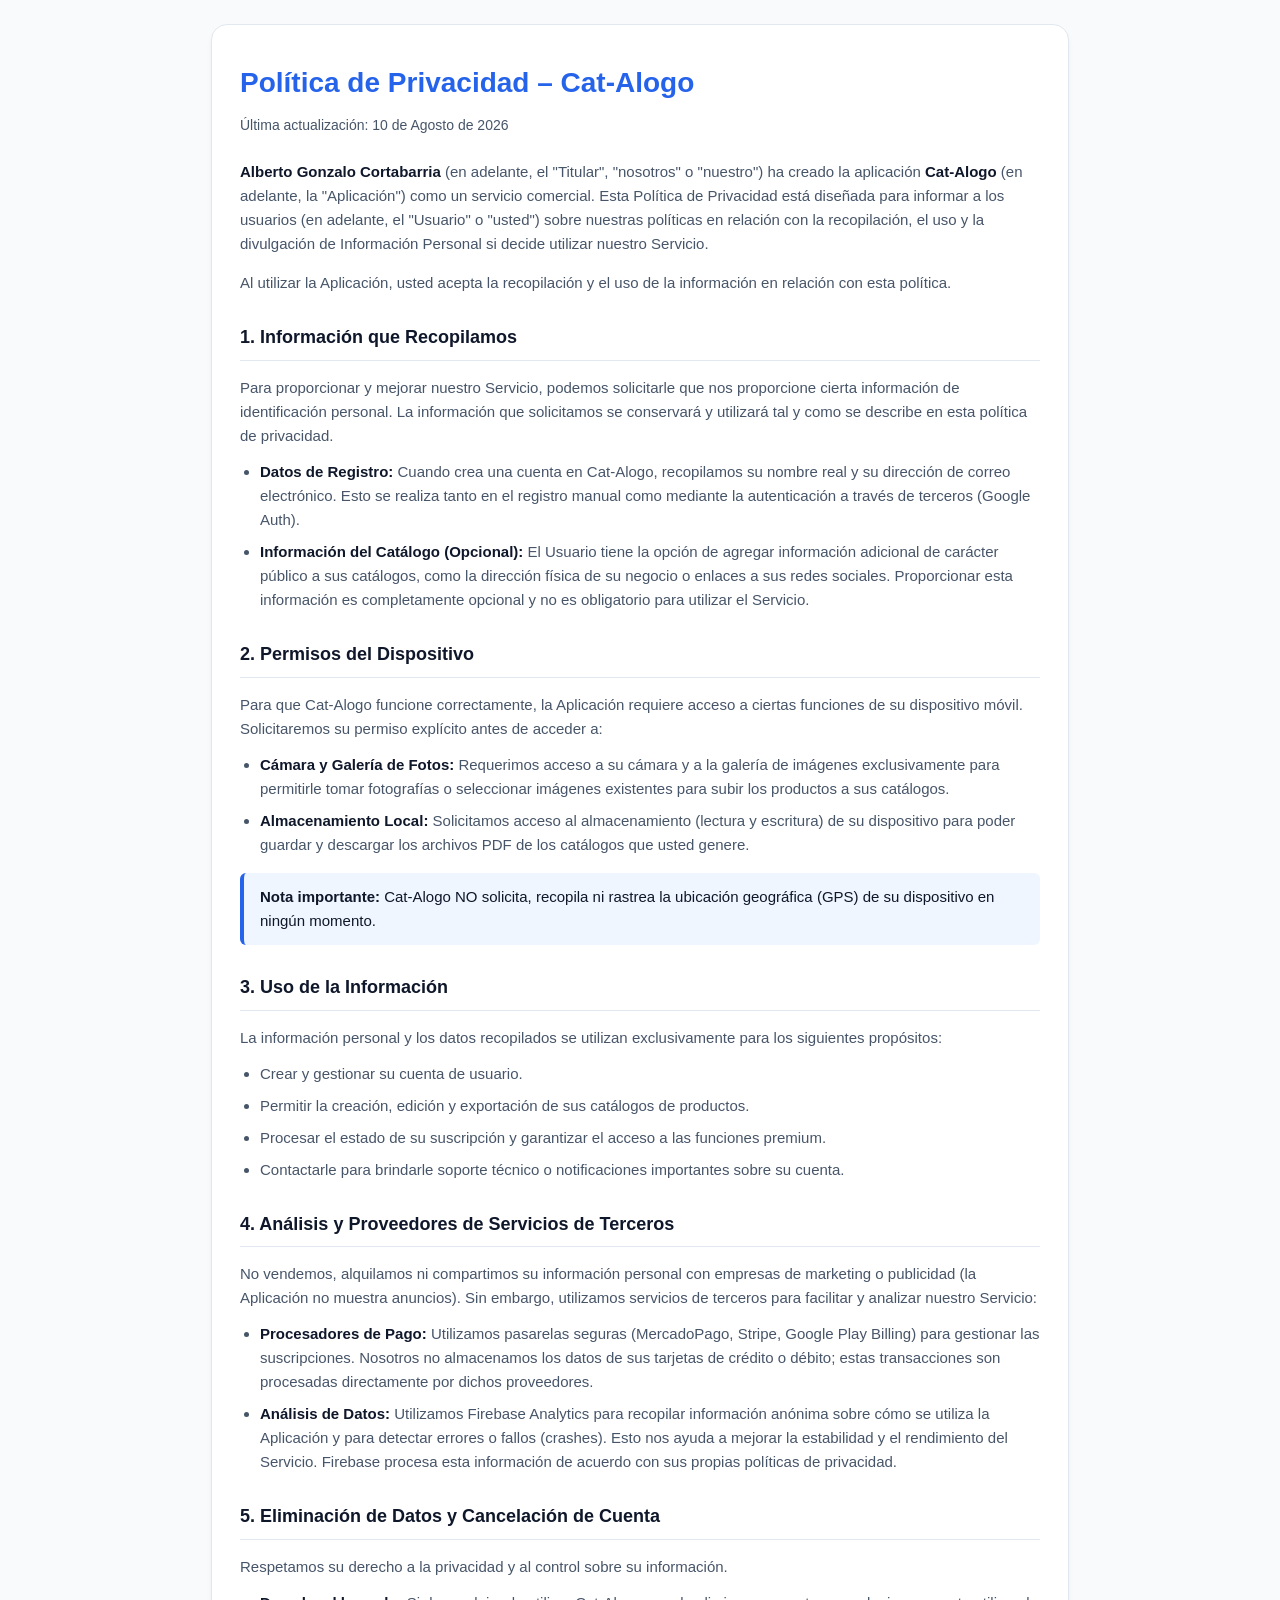
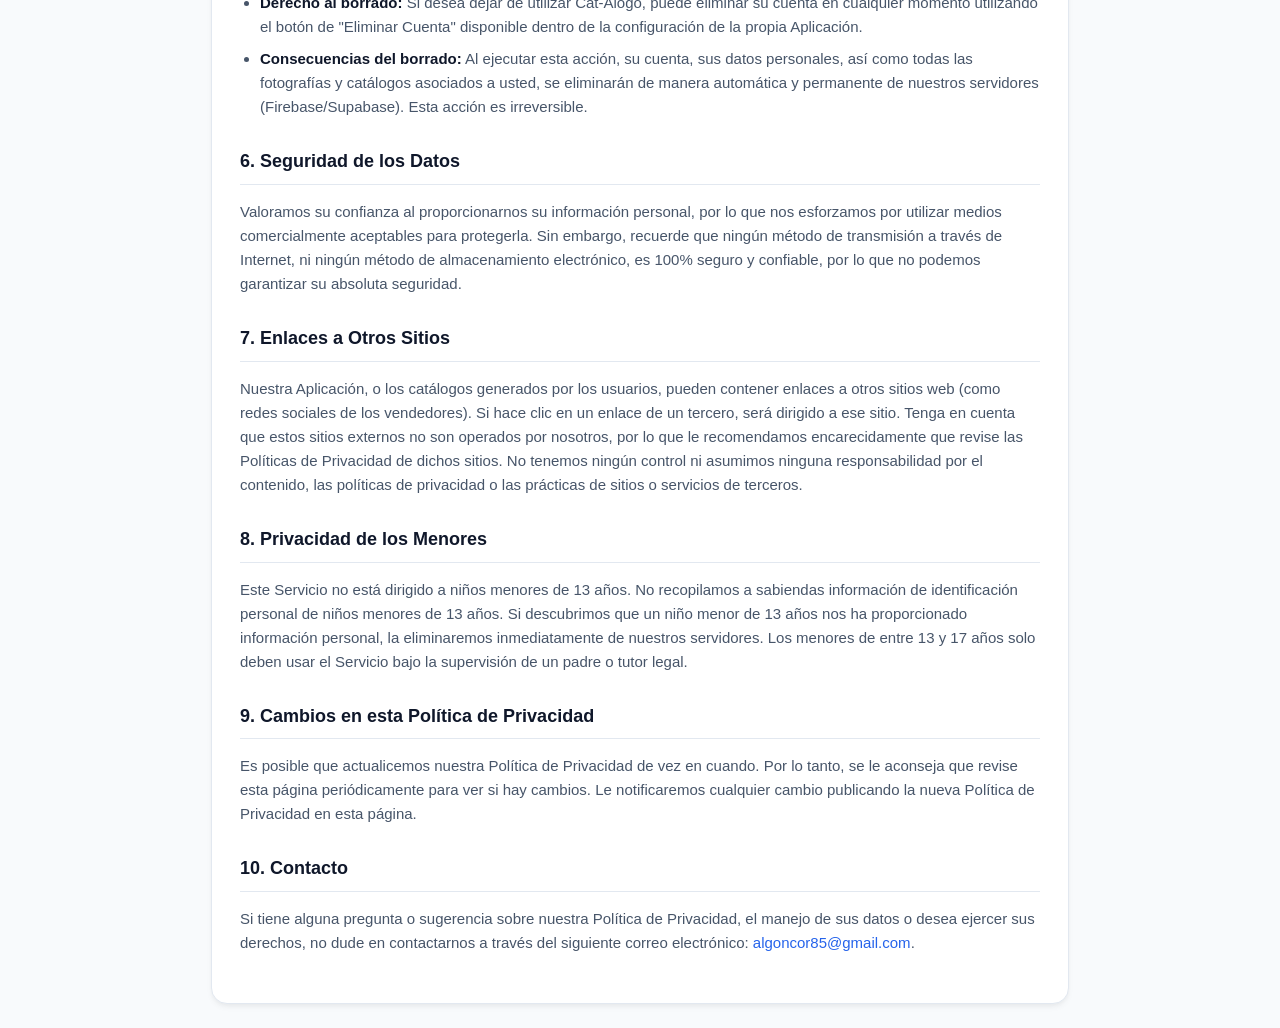
<file: index.html>
<!DOCTYPE html>
<html lang="es">
<head>
    <meta charset="UTF-8">
    <meta name="viewport" content="width=device-width, initial-scale=1.0">
    <title>Política de Privacidad - Cat-Alogo</title>
    <style>
        :root {
            --bg-color: #f8fafc;
            --card-bg: #ffffff;
            --text-main: #0f172a;
            --text-muted: #475569;
            --primary-color: #2563eb;
            --border-color: #e2e8f0;
        }
        body {
            font-family: -apple-system, BlinkMacSystemFont, "Segoe UI", Roboto, Helvetica, Arial, sans-serif;
            background-color: var(--bg-color);
            color: var(--text-main);
            line-height: 1.6;
            margin: 0;
            padding: 24px 16px;
        }
        .container {
            max-width: 800px;
            margin: 0 auto;
            background-color: var(--card-bg);
            padding: 36px 28px;
            border-radius: 16px;
            box-shadow: 0 4px 6px -1px rgba(0, 0, 0, 0.05), 0 2px 4px -1px rgba(0, 0, 0, 0.03);
            border: 1px solid var(--border-color);
        }
        h1 {
            color: var(--primary-color);
            font-size: 28px;
            margin-top: 0;
            margin-bottom: 8px;
        }
        .last-update {
            color: var(--text-muted);
            font-size: 14px;
            margin-bottom: 24px;
            font-weight: 500;
        }
        h2 {
            font-size: 18px;
            color: var(--text-main);
            margin-top: 28px;
            margin-bottom: 12px;
            border-bottom: 1px solid var(--border-color);
            padding-bottom: 8px;
        }
        p, li {
            color: var(--text-muted);
            font-size: 15px;
            margin-bottom: 12px;
        }
        ul {
            padding-left: 20px;
            margin-top: 8px;
            margin-bottom: 16px;
        }
        li {
            margin-bottom: 8px;
        }
        strong {
            color: var(--text-main);
        }
        a {
            color: var(--primary-color);
            text-decoration: none;
        }
        a:hover {
            text-decoration: underline;
        }
        .important-note {
            background-color: #eff6ff;
            border-left: 4px solid var(--primary-color);
            padding: 12px 16px;
            border-radius: 6px;
            margin-top: 12px;
        }
        .important-note p {
            margin: 0;
            color: var(--text-main);
            font-weight: 500;
        }
        @media (max-width: 600px) {
            body {
                padding: 12px 8px;
            }
            .container {
                padding: 24px 18px;
            }
            h1 {
                font-size: 24px;
            }
        }
    </style>
</head>
<body>

<div class="container">
    <h1>Política de Privacidad – Cat-Alogo</h1>
    <div class="last-update">Última actualización: 10 de Agosto de 2026</div>

    <p>
        <strong>Alberto Gonzalo Cortabarria</strong> (en adelante, el "Titular", "nosotros" o "nuestro") ha creado la aplicación <strong>Cat-Alogo</strong> (en adelante, la "Aplicación") como un servicio comercial. Esta Política de Privacidad está diseñada para informar a los usuarios (en adelante, el "Usuario" o "usted") sobre nuestras políticas en relación con la recopilación, el uso y la divulgación de Información Personal si decide utilizar nuestro Servicio.
    </p>
    <p>
        Al utilizar la Aplicación, usted acepta la recopilación y el uso de la información en relación con esta política.
    </p>

    <h2>1. Información que Recopilamos</h2>
    <p>
        Para proporcionar y mejorar nuestro Servicio, podemos solicitarle que nos proporcione cierta información de identificación personal. La información que solicitamos se conservará y utilizará tal y como se describe en esta política de privacidad.
    </p>
    <ul>
        <li><strong>Datos de Registro:</strong> Cuando crea una cuenta en Cat-Alogo, recopilamos su nombre real y su dirección de correo electrónico. Esto se realiza tanto en el registro manual como mediante la autenticación a través de terceros (Google Auth).</li>
        <li><strong>Información del Catálogo (Opcional):</strong> El Usuario tiene la opción de agregar información adicional de carácter público a sus catálogos, como la dirección física de su negocio o enlaces a sus redes sociales. Proporcionar esta información es completamente opcional y no es obligatorio para utilizar el Servicio.</li>
    </ul>

    <h2>2. Permisos del Dispositivo</h2>
    <p>
        Para que Cat-Alogo funcione correctamente, la Aplicación requiere acceso a ciertas funciones de su dispositivo móvil. Solicitaremos su permiso explícito antes de acceder a:
    </p>
    <ul>
        <li><strong>Cámara y Galería de Fotos:</strong> Requerimos acceso a su cámara y a la galería de imágenes exclusivamente para permitirle tomar fotografías o seleccionar imágenes existentes para subir los productos a sus catálogos.</li>
        <li><strong>Almacenamiento Local:</strong> Solicitamos acceso al almacenamiento (lectura y escritura) de su dispositivo para poder guardar y descargar los archivos PDF de los catálogos que usted genere.</li>
    </ul>
    <div class="important-note">
        <p><strong>Nota importante:</strong> Cat-Alogo NO solicita, recopila ni rastrea la ubicación geográfica (GPS) de su dispositivo en ningún momento.</p>
    </div>

    <h2>3. Uso de la Información</h2>
    <p>
        La información personal y los datos recopilados se utilizan exclusivamente para los siguientes propósitos:
    </p>
    <ul>
        <li>Crear y gestionar su cuenta de usuario.</li>
        <li>Permitir la creación, edición y exportación de sus catálogos de productos.</li>
        <li>Procesar el estado de su suscripción y garantizar el acceso a las funciones premium.</li>
        <li>Contactarle para brindarle soporte técnico o notificaciones importantes sobre su cuenta.</li>
    </ul>

    <h2>4. Análisis y Proveedores de Servicios de Terceros</h2>
    <p>
        No vendemos, alquilamos ni compartimos su información personal con empresas de marketing o publicidad (la Aplicación no muestra anuncios). Sin embargo, utilizamos servicios de terceros para facilitar y analizar nuestro Servicio:
    </p>
    <ul>
        <li><strong>Procesadores de Pago:</strong> Utilizamos pasarelas seguras (MercadoPago, Stripe, Google Play Billing) para gestionar las suscripciones. Nosotros no almacenamos los datos de sus tarjetas de crédito o débito; estas transacciones son procesadas directamente por dichos proveedores.</li>
        <li><strong>Análisis de Datos:</strong> Utilizamos Firebase Analytics para recopilar información anónima sobre cómo se utiliza la Aplicación y para detectar errores o fallos (crashes). Esto nos ayuda a mejorar la estabilidad y el rendimiento del Servicio. Firebase procesa esta información de acuerdo con sus propias políticas de privacidad.</li>
    </ul>

    <h2>5. Eliminación de Datos y Cancelación de Cuenta</h2>
    <p>
        Respetamos su derecho a la privacidad y al control sobre su información.
    </p>
    <ul>
        <li><strong>Derecho al borrado:</strong> Si desea dejar de utilizar Cat-Alogo, puede eliminar su cuenta en cualquier momento utilizando el botón de "Eliminar Cuenta" disponible dentro de la configuración de la propia Aplicación.</li>
        <li><strong>Consecuencias del borrado:</strong> Al ejecutar esta acción, su cuenta, sus datos personales, así como todas las fotografías y catálogos asociados a usted, se eliminarán de manera automática y permanente de nuestros servidores (Firebase/Supabase). Esta acción es irreversible.</li>
    </ul>

    <h2>6. Seguridad de los Datos</h2>
    <p>
        Valoramos su confianza al proporcionarnos su información personal, por lo que nos esforzamos por utilizar medios comercialmente aceptables para protegerla. Sin embargo, recuerde que ningún método de transmisión a través de Internet, ni ningún método de almacenamiento electrónico, es 100% seguro y confiable, por lo que no podemos garantizar su absoluta seguridad.
    </p>

    <h2>7. Enlaces a Otros Sitios</h2>
    <p>
        Nuestra Aplicación, o los catálogos generados por los usuarios, pueden contener enlaces a otros sitios web (como redes sociales de los vendedores). Si hace clic en un enlace de un tercero, será dirigido a ese sitio. Tenga en cuenta que estos sitios externos no son operados por nosotros, por lo que le recomendamos encarecidamente que revise las Políticas de Privacidad de dichos sitios. No tenemos ningún control ni asumimos ninguna responsabilidad por el contenido, las políticas de privacidad o las prácticas de sitios o servicios de terceros.
    </p>

    <h2>8. Privacidad de los Menores</h2>
    <p>
        Este Servicio no está dirigido a niños menores de 13 años. No recopilamos a sabiendas información de identificación personal de niños menores de 13 años. Si descubrimos que un niño menor de 13 años nos ha proporcionado información personal, la eliminaremos inmediatamente de nuestros servidores. Los menores de entre 13 y 17 años solo deben usar el Servicio bajo la supervisión de un padre o tutor legal.
    </p>

    <h2>9. Cambios en esta Política de Privacidad</h2>
    <p>
        Es posible que actualicemos nuestra Política de Privacidad de vez en cuando. Por lo tanto, se le aconseja que revise esta página periódicamente para ver si hay cambios. Le notificaremos cualquier cambio publicando la nueva Política de Privacidad en esta página.
    </p>

    <h2>10. Contacto</h2>
    <p>
        Si tiene alguna pregunta o sugerencia sobre nuestra Política de Privacidad, el manejo de sus datos o desea ejercer sus derechos, no dude en contactarnos a través del siguiente correo electrónico: <a href="mailto:algoncor85@gmail.com">algoncor85@gmail.com</a>.
    </p>
</div>

</body>
</html>
</file>
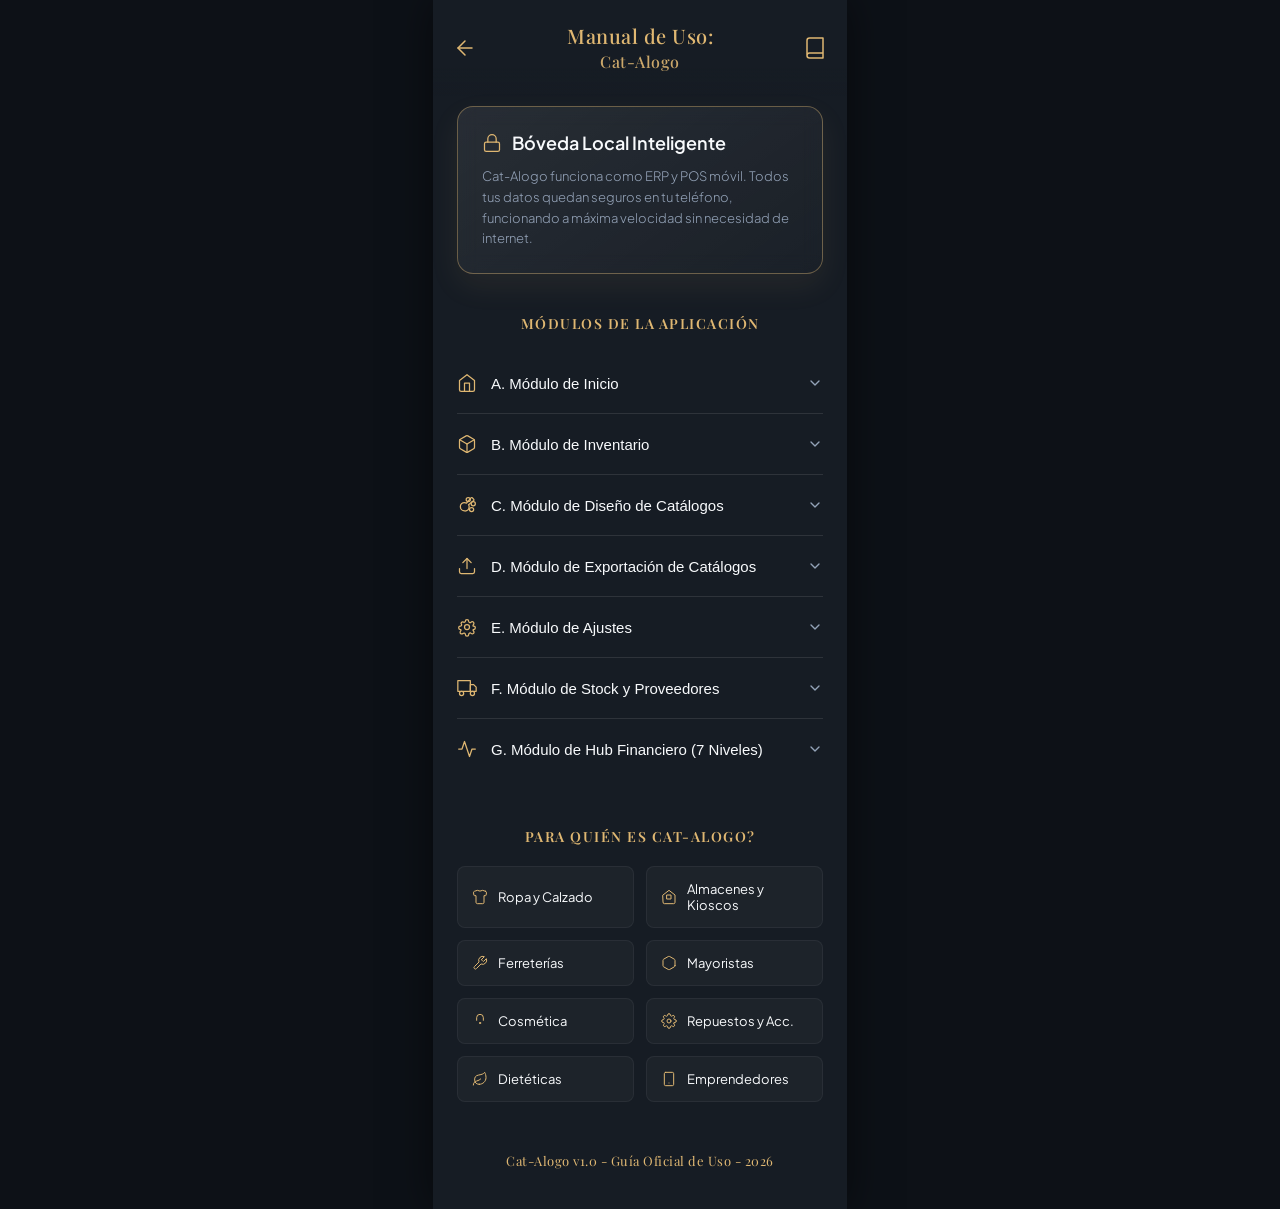
<file: manual.html>
<!DOCTYPE html>
<html lang="es">
<head>
    <meta charset="UTF-8">
    <meta name="viewport" content="width=device-width, initial-scale=1.0, maximum-scale=1.0, user-scalable=no">
    <title>Manual de Uso - Cat-Alogo Elegant</title>
    <!-- Fuentes premium de Google Fonts -->
    <link rel="icon" href="icono/icono.ico.png">

    <link rel="preconnect" href="https://fonts.googleapis.com">
    <link rel="preconnect" href="https://fonts.gstatic.com" crossorigin>
    <link href="https://fonts.googleapis.com/css2?family=Playfair+Display:ital,wght@0,500;0,600;1,500&family=Plus+Jakarta+Sans:wght@300;400;600&display=swap" rel="stylesheet">
    <link rel="stylesheet" href="style.css">
</head>
<body>

    <!-- Contenedor que simula la pantalla del celular -->
    <div class="app-container">

        <!-- Cabecera de la App -->
        <header class="app-header">
            <button class="back-btn" onclick="history.back()">
                <svg xmlns="http://www.w3.org/2000/svg" width="24" height="24" viewBox="0 0 24 24" fill="none" stroke="currentColor" stroke-width="1.5" stroke-linecap="round" stroke-linejoin="round"><path d="M19 12H5"/><path d="M12 19l-7-7 7-7"/></svg>
            </button>
            <h1>Manual de Uso: <br><span>Cat-Alogo</span></h1>
            <div class="header-icon">
                <svg xmlns="http://www.w3.org/2000/svg" width="24" height="24" viewBox="0 0 24 24" fill="none" stroke="currentColor" stroke-width="1.5" stroke-linecap="round" stroke-linejoin="round"><path d="M4 19.5v-15A2.5 2.5 0 0 1 6.5 2H20v20H6.5a2.5 2.5 0 0 1 0-5H20"/></svg>
            </div>
        </header>

        <!-- Contenido desplazable -->
        <main class="app-content">

            <!-- Tarjeta de Bienvenida con efecto Glassmorphism -->
            <div class="intro-card">
                <h2>
                    <svg class="gold-icon" xmlns="http://www.w3.org/2000/svg" width="20" height="20" viewBox="0 0 24 24" fill="none" stroke="currentColor" stroke-width="1.5" stroke-linecap="round" stroke-linejoin="round"><rect x="3" y="11" width="18" height="11" rx="2" ry="2"/><path d="M7 11V7a5 5 0 0 1 10 0v4"/></svg>
                    Bóveda Local Inteligente
                </h2>
                <p>Cat-Alogo funciona como ERP y POS móvil. Todos tus datos quedan seguros en tu teléfono, funcionando a máxima velocidad sin necesidad de internet.</p>
            </div>

            <h3 class="section-title">MÓDULOS DE LA APLICACIÓN</h3>

            <div class="accordion-group">
                <!-- Acordeón 1: Inicio -->
                <div class="accordion">
                    <button class="accordion-header">
                        <div class="header-left">
                            <svg class="gold-icon" xmlns="http://www.w3.org/2000/svg" width="20" height="20" viewBox="0 0 24 24" fill="none" stroke="currentColor" stroke-width="1.5" stroke-linecap="round" stroke-linejoin="round"><path d="M3 9l9-7 9 7v11a2 2 0 0 1-2 2H5a2 2 0 0 1-2-2z"/><polyline points="9 22 9 12 15 12 15 22"/></svg>
                            <span>A. Módulo de Inicio</span>
                        </div>
                        <svg class="chevron" xmlns="http://www.w3.org/2000/svg" width="16" height="16" viewBox="0 0 24 24" fill="none" stroke="currentColor" stroke-width="2" stroke-linecap="round" stroke-linejoin="round"><path d="M6 9l6 6 6-6"/></svg>
                    </button>
                    <div class="accordion-content">
                        <ul>
                            <li><strong>1. Barra Superior:</strong> Accede a tu perfil y configuraciones de usuario de forma rápida.</li>
                            <li><strong>2. Contadores de Productos:</strong> Visualiza al instante cuántos productos tienes cargados en total y cuántos están visibles en tu catálogo.</li>
                            <li><strong>3. Abrir / Cerrar Turno:</strong> Abre la caja registradora indicando el dinero en efectivo (fondo inicial) con el que comienzas tu jornada.</li>
                            <li><strong>4. Terminal de Ventas / Pedidos:</strong> Selecciona productos, ajusta cantidades, registra la venta con hasta 2 medios de pago y genera un ticket en PDF.</li>
                            <li><strong>5. Venta Visual (Catálogo):</strong> Realiza una venta de forma visual selecionando los productos desde el catálogo de productos.</li>
                            <li><strong>6. Hub de Finanzas:</strong> Accede al panel analítico con la información de tus ventas, gastos operativos y pagos a proveedores.</li>
                            <li><strong>7. Registrar Gastos:</strong> Asienta de forma inmediata las salidas de dinero o gastos realizados en el día.</li>
                            <li><strong>8. Actualización Masiva:</strong> Calcula márgenes de ganancia y actualiza el costo de tus productos por lote.</li>
                            <li><strong>9. Mis Catálogos:</strong> Guarda tus selecciones de productos y diseños favoritos para volver a generarlos sin empezar desde cero.</li>
                            <li><strong>10. Tasa Dólar:</strong> Registra la cotización actual para que los precios de tus productos en moneda extranjera se actualicen automáticamente.</li>
                            <li><strong>11. Reporte de Stock Rápido:</strong> Modifica umbrales de alerta y actualiza las cantidades de tu inventario ágilmente.</li>
                            <li><strong>12. Control de Stock Completo:</strong> Accede a la suite logística para administrar proveedores, reabastecer productos y generar órdenes de compra.</li>
                            <li><strong>13. Escanear Producto (Informativo):</strong> Abre la cámara para leer el código de barras de un artículo y ver su ficha técnica al instante.</li>
                            <li><strong>14. Escáner de Productos (Ventas):</strong> Toma el código de barras de un producto físico y súmalo directamente al carrito del cliente.</li>
                            <li><strong>15. Selección de Plantilla:</strong> Selecciona y previsualiza el diseño que utilizarás para crear el PDF de tus productos.</li>
                        </ul>
                            
                            <!-- Caja para el futuro video demostrativo -->
                            <div class="video-placeholder-elegant">
                                <svg xmlns="http://www.w3.org/2000/svg" width="18" height="18" viewBox="0 0 24 24" fill="none" stroke="currentColor" stroke-width="2" stroke-linecap="round" stroke-linejoin="round"><polygon points="5 3 19 12 5 21 5 3"/></svg>
                                Video Informativo de la Página Inicio
                                <iframe width="560" height="315" src="https://www.youtube.com/embed/9lr1CthLNX0?si=qRjKlFiUccMwayhr" title="YouTube video player" frameborder="0" allow="accelerometer; autoplay; clipboard-write; encrypted-media; gyroscope; picture-in-picture; web-share" referrerpolicy="strict-origin-when-cross-origin" allowfullscreen></iframe>
                            </div>

                            <!-- Imagen: Como Vender -->
                            <span>Pasos para realizar una venta:</span>
                            <br>
                            <div class="accordion-image-Venta">
                                <img src="img/Mecanca de venta.png" alt="Imagen de ejemplo del módulo de inicio" class="example-image">
                            </div>
                        </div>
                </div>

                <!-- Acordeón 2: Inventario -->
                <div class="accordion">
                    <button class="accordion-header">
                        <div class="header-left">
                            <svg class="gold-icon" xmlns="http://www.w3.org/2000/svg" width="20" height="20" viewBox="0 0 24 24" fill="none" stroke="currentColor" stroke-width="1.5" stroke-linecap="round" stroke-linejoin="round"><path d="M21 16V8a2 2 0 0 0-1-1.73l-7-4a2 2 0 0 0-2 0l-7 4A2 2 0 0 0 3 8v8a2 2 0 0 0 1 1.73l7 4a2 2 0 0 0 2 0l7-4A2 2 0 0 0 21 16z"/><polyline points="3.27 6.96 12 12.01 20.73 6.96"/><line x1="12" y1="22.08" x2="12" y2="12"/></svg>
                            <span>B. Módulo de Inventario</span>
                        </div>
                        <svg class="chevron" xmlns="http://www.w3.org/2000/svg" width="16" height="16" viewBox="0 0 24 24" fill="none" stroke="currentColor" stroke-width="2" stroke-linecap="round" stroke-linejoin="round"><path d="M6 9l6 6 6-6"/></svg>
                    </button>
                    <div class="accordion-content">
                        <ul>
                            <li><strong>1. Crea Productos (+):</strong> Completa los datos de tu artículo: nombres, precios, captura la foto (cámara, galería o web), escanea el código de barras y define tu stock inicial.</li>
                            <li><strong>2. Categorías y Filtros:</strong> Filtra tu inventario al instante ("Todos", "En catálogo", "Con oferta") y personaliza la vista de estas categorías eligiendo entre diseño de Chips, Botones o Select.</li>
                            <li><strong>3. Vista de Producto:</strong> Tarjetas inteligentes que te muestran la imagen y métricas del artículo, con accesos directos para mostrar/ocultar del catálogo público, editar o eliminar definitivamente.</li>
                            <li><strong>4. Herramientas Financieras:</strong> Cambia los precios masivamente por porcentaje o monto fijo (aumentos o descuentos). Aplícalo a un producto o categoría entera e incluye reglas de redondeo automático.</li>
                            <li><strong>5. Ajustes para Storys:</strong> Modifica y descarga imágenes verticales promocionales para Instagram. Personaliza el texto comercial, la imagen del producto, degradados y colores de fondo.</li>
                            <li><strong>6. Borrador con IA:</strong> Elimina el fondo de las fotografías de tus productos automáticamente con un solo clic, dándoles un acabado de estudio.</li>
                            <li><strong>7. Monitor de Plan:</strong> Visualiza la capacidad de tu inventario (productos cargados vs. límite permitido) y accede rápidamente a la plataforma de pagos para mejorar a un plan mensual o anual.</li>
                        </ul>
                        
                        <!-- Caja para el futuro video demostrativo -->
                        <div class="video-placeholder-elegant">
                            <svg xmlns="http://www.w3.org/2000/svg" width="18" height="18" viewBox="0 0 24 24" fill="none" stroke="currentColor" stroke-width="2" stroke-linecap="round" stroke-linejoin="round"><polygon points="5 3 19 12 5 21 5 3"/></svg>
                            Aquí irá tu video demostrativo
                        </div>

                        <!-- Imagen: Inventario -->
                        <span>Imagen de la página Inventario:</span>
                        <br>
                        <div class="accordion-image-Venta">
                            <img src="img/A1_Inventario.png" alt="Imagen de ejemplo del módulo de inicio" class="example-image">
                        </div>

                        <br><br>

                        <!-- Imagen: Crear nuevo producto -->
                        <span>Imagen Crear nuevo producto:</span>
                        <br>
                        <div class="accordion-image-Venta">
                            <img src="img/Crear nuevo producto.png" alt="Imagen de ejemplo del módulo de inicio" class="example-image">
                        </div>

                    </div>
                </div>                

                <!-- Acordeón 3: Diseño -->
                <div class="accordion">
                    <button class="accordion-header">
                        <div class="header-left">
                            <svg class="gold-icon" xmlns="http://www.w3.org/2000/svg" width="20" height="20" viewBox="0 0 24 24" fill="none" stroke="currentColor" stroke-width="1.5" stroke-linecap="round" stroke-linejoin="round"><circle cx="13.5" cy="5.5" r="2.5"/><circle cx="19.5" cy="10.5" r="2.5"/><circle cx="17.5" cy="17.5" r="2.5"/><path d="M9 19c-2.8 0-5-2.2-5-5s2.2-5 5-5c1 0 1.8.3 2.5.7l5.2-6.2c.4-.5 1.1-.6 1.6-.2l1.6 1.6c.4.4.5 1.1.2 1.6l-6.2 5.2c.4.7.7 1.5.7 2.5 0 2.8-2.2 5-5 5z"/></svg>
                            <span>C. Módulo de Diseño de Catálogos</span>
                        </div>
                        <svg class="chevron" xmlns="http://www.w3.org/2000/svg" width="16" height="16" viewBox="0 0 24 24" fill="none" stroke="currentColor" stroke-width="2" stroke-linecap="round" stroke-linejoin="round"><path d="M6 9l6 6 6-6"/></svg>
                    </button>
                    <div class="accordion-content">
                        <ul>
                            <li><strong>1. Vista Previa en Tiempo Real (VP +):</strong> Monitor dividido que reproduce exactamente cómo quedará el documento final al exportarse[cite: 7]. El botón VP + expande la previsualización a pantalla completa.</li>
                            <li><strong>2. Estructura y Layout:</strong> Define orientación de hoja, número de columnas de productos por página y márgenes.</li>
                            <li><strong>3. Estilo y Color de Textos:</strong> Selección de tipografías (Google Fonts) y configuración cromática individual para títulos, descripciones, precios regulares y ofertas.</li>
                            <li><strong>4. Alineación y Tamaño de Imagen:</strong> Controles deslizantes para ajustar el encuadre, la proporción y el tamaño máximo de las fotos.</li>
                            <li><strong>5. Tamaño y Espaciado de Textos:</strong> Sliders de ajuste milimétrico para balancear la densidad de información y darles libertad de edición a tus descripciones.</li>
                            <li><strong>6. Carátula, Cabecera y Cierre:</strong> Activación de logotipo superior y opciones para habilitar una página de portada comercial y una página de cierre con redes sociales, mapa y datos de contacto.</li>
                            <li><strong>7. Organizar y Fondo de Producto:</strong> Reordenamiento de capas dentro de la tarjeta de producto (ej. ubicar el precio por encima de la descripción) y personalización de sombras, bordes redondeados y fondos.</li>
                            <li><strong>8. Guardar como Plantilla:</strong> Almacena la configuración visual actual como una plantilla personalizada accesible desde el menú de Inicio.</li></ul>
                            
                            <!-- Caja para el futuro video demostrativo -->
                            <div class="video-placeholder-elegant">
                                <svg xmlns="http://www.w3.org/2000/svg" width="18" height="18" viewBox="0 0 24 24" fill="none" stroke="currentColor" stroke-width="2" stroke-linecap="round" stroke-linejoin="round"><polygon points="5 3 19 12 5 21 5 3"/></svg>
                                Aquí irá tu video demostrativo
                            </div>

                        <!-- Imagen: Módulo Diseño -->
                        <span>Imagen Módulo Diseño:</span>
                        <br>
                        <div class="accordion-image-Venta">
                            <img src="img/A3_Diseño.png" alt="Imagen de ejemplo del módulo de inicio" class="example-image">
                        </div>

                        </div>
                </div>

                <!-- Acordeón 4: Exportar -->
                <div class="accordion">
                    <button class="accordion-header">
                        <div class="header-left">
                            <svg class="gold-icon" xmlns="http://www.w3.org/2000/svg" width="20" height="20" viewBox="0 0 24 24" fill="none" stroke="currentColor" stroke-width="1.5" stroke-linecap="round" stroke-linejoin="round"><path d="M21 15v4a2 2 0 0 1-2 2H5a2 2 0 0 1-2-2v-4"/><polyline points="17 8 12 3 7 8"/><line x1="12" y1="3" x2="12" y2="15"/></svg>
                            <span>D. Módulo de Exportación de Catálogos</span>
                        </div>
                        <svg class="chevron" xmlns="http://www.w3.org/2000/svg" width="16" height="16" viewBox="0 0 24 24" fill="none" stroke="currentColor" stroke-width="2" stroke-linecap="round" stroke-linejoin="round"><path d="M6 9l6 6 6-6"/></svg>
                    </button>
                    <div class="accordion-content">
                        <ul>
                            <li><strong>1. Formatos de Salida (PDF):</strong> Elige entre PDF de Alta Calidad con modo de color CMYK (ideal para imprenta o gráfica), o PDF Optimizado con compresión inteligente para enviarlo ultra rápido por WhatsApp o email.</li>
                            <li><strong>2. Exportar Imágenes (PNG):</strong> Genera archivos de imagen individuales por cada página de tu catálogo, perfectos para subir como fotos a redes sociales o compartirlos en chats.</li>
                            <li><strong>3. Páginas a Incluir:</strong> Utiliza los interruptores independientes para habilitar o deshabilitar la aparición de tu portada (carátula) y tu hoja de cierre (datos de contacto) en el archivo final.</li>
                            <li><strong>4. Resumen de Exportación:</strong> Panel informativo que calcula y te muestra en vivo el total de páginas generadas, el perfil de color y el peso estimado en megabytes antes de realizar la descarga.</li>
                            <li><strong>5. Enviar Directamente:</strong> Compila tu documento y abre automáticamente el menú nativo de tu teléfono para compartirlo en segundos por WhatsApp, correo, o guardarlo en tus archivos.</li>
                        </ul>
                        <!-- Caja para el futuro video demostrativo -->
                        <div class="video-placeholder-elegant">
                            <svg xmlns="http://www.w3.org/2000/svg" width="18" height="18" viewBox="0 0 24 24" fill="none" stroke="currentColor" stroke-width="2" stroke-linecap="round" stroke-linejoin="round"><polygon points="5 3 19 12 5 21 5 3"/></svg>
                            Aquí irá tu video demostrativo
                        </div>

                        <!-- Imagen: Módulo Exportar -->
                        <span>Imagen Módulo Exportar:</span>
                        <br>
                        <div class="accordion-image-Venta">
                            <img src="img/A4_Exportar.png" alt="Imagen de ejemplo del módulo de inicio" class="example-image">
                        </div>
                    </div>
                </div>

                <!-- Acordeón 5: Ajustes -->
                <div class="accordion">
                    <button class="accordion-header">
                        <div class="header-left">
                            <svg class="gold-icon" xmlns="http://www.w3.org/2000/svg" width="20" height="20" viewBox="0 0 24 24" fill="none" stroke="currentColor" stroke-width="1.5" stroke-linecap="round" stroke-linejoin="round"><circle cx="12" cy="12" r="3"/><path d="M19.4 15a1.65 1.65 0 0 0 .33 1.82l.06.06a2 2 0 1 1-2.83 2.83l-.06-.06a1.65 1.65 0 0 0-1.82-.33 1.65 1.65 0 0 0-1 1.51V21a2 2 0 1 1-4 0v-.09A1.65 1.65 0 0 0 9 19.4a1.65 1.65 0 0 0-1.82.33l-.06.06a2 2 0 1 1-2.83-2.83l.06-.06A1.65 1.65 0 0 0 4.6 15H4a2 2 0 1 1 0-4h.09A1.65 1.65 0 0 0 5.6 9.18l-.06-.06a2 2 0 1 1 2.83-2.83l.06.06A1.65 1.65 0 0 0 10 5.4V5a2 2 0 1 1 4 0v.09a1.65 1.65 0 0 0 1 1.51 1.65 1.65 0 0 0 1.82-.33l.06-.06a2 2 0 1 1 2.83 2.83l-.06.06A1.65 1.65 0 0 0 19.4 11H20a2 2 0 1 1 0 4h-.09a1.65 1.65 0 0 0-.51 0z"/></svg>
                            <span>E. Módulo de Ajustes</span>
                        </div>
                            <svg class="chevron" xmlns="http://www.w3.org/2000/svg" width="16" height="16" viewBox="0 0 24 24" fill="none" stroke="currentColor" stroke-width="2" stroke-linecap="round" stroke-linejoin="round"><path d="M6 9l6 6 6-6"/></svg>
                    </button>
                    <div class="accordion-content">
                        <ul>
                            <li><strong>1. Idioma de la app:</strong> Alterna la interfaz de la aplicación entre Español e Inglés según su preferencia.</li>
                            <li><strong>2. Métodos de pago habilitados:</strong> Seleccione de una lista las alternativas de pago que aceptará y ofrecerá a sus clientes.</li>
                            <li><strong>3. Recargos y descuentos:</strong> Configure reglas automáticas de precios. Agregue un porcentaje de recargo o de descuento que se aplicará sobre el total dependiendo del medio de pago que elija el cliente.</li>
                            <li><strong>4. Mensaje a proveedores:</strong> Edite y personalice la plantilla base del mensaje de abastecimiento. Este es el texto que se generará automáticamente en el módulo de Stock al realizar un nuevo pedido.</li>
                            <li><strong>5. Importación masiva:</strong> Optimice su tiempo de carga. El sistema le provee un archivo base para que liste todos sus productos de una vez y los importe masivamente a la aplicación.</li>
                            <li><strong>6. Suscripción y plan:</strong> Visualice el estado de su plan activo, características habilitadas y la próxima fecha de expiración o renovación.</li>
                            <li><strong>7. Perfil del negocio:</strong> Agregue y edite la información pública de su comercio. Estos datos serán visibles para sus clientes directamente en el catálogo.</li>
                            <li><strong>8. Perfil de usuario:</strong> Administre los datos personales y credenciales del titular o administrador de la cuenta.</li>
                            <li><strong>9. Configuración de moneda:</strong> Personalice el formato visual de sus precios, definiendo si desea mostrar los montos exactos con centavos o redondeados (ej. $123,45 o $123).</li>
                            <li><strong>10. Recomendaciones:</strong> Sección con sugerencias y buenas prácticas operativas, como la creación de respaldos periódicos.</li>
                            <li><strong>11. Borrador de fondos con IA:</strong> Herramienta de inteligencia artificial que recorta y elimina el fondo original de las imágenes de sus productos, logrando un catálogo con una presentación mucho más limpia y profesional.</li>
                            <li><strong>12. Clave API:</strong> Panel con los pasos a seguir para obtener y vincular la llave de acceso (API Key) necesaria para activar la función del borrador de fondos.</li>
                            <li><strong>13. Copias de seguridad:</strong> Proteja su información creando respaldos manuales. Puede exportar los datos directamente a la memoria de su celular (Copia 1) o sincronizarlos de forma segura en la nube mediante Google Drive (Copia 2).</li>
                            <li><strong>14. Zona de peligro (Eliminar cuenta):</strong> Acción irreversible para borrar su cuenta y eliminar todos los datos asociados al sistema de forma definitiva.</li>
                            
                            <!-- Caja para el futuro video demostrativo -->
                            <div class="video-placeholder-elegant">
                                <svg xmlns="http://www.w3.org/2000/svg" width="18" height="18" viewBox="0 0 24 24" fill="none" stroke="currentColor" stroke-width="2" stroke-linecap="round" stroke-linejoin="round"><polygon points="5 3 19 12 5 21 5 3"/></svg>
                                Aquí irá tu video demostrativo
                            </div>

                            <!-- Imagen: A5_Ajustes -->
                            <span>Página Ajustes:</span>
                            <br>
                            <div class="accordion-image-Venta">
                                <img src="img/A5_Ajustes.png" alt="Imagen de módulo de Ajustes" class="example-image">
                            </div>

                        </ul>
                    </div>
                </div>

                <!-- Acordeón 6: Logística -->
                <div class="accordion">
                    <button class="accordion-header">
                        <div class="header-left">
                            <svg class="gold-icon" xmlns="http://www.w3.org/2000/svg" width="20" height="20" viewBox="0 0 24 24" fill="none" stroke="currentColor" stroke-width="1.5" stroke-linecap="round" stroke-linejoin="round"><rect x="1" y="3" width="15" height="13"/><polygon points="16 8 20 8 23 11 23 16 16 16 16 8"/><circle cx="5.5" cy="18.5" r="2.5"/><circle cx="18.5" cy="18.5" r="2.5"/></svg>
                            <span>F. Módulo de Stock y Proveedores</span>
                        </div>
                        <svg class="chevron" xmlns="http://www.w3.org/2000/svg" width="16" height="16" viewBox="0 0 24 24" fill="none" stroke="currentColor" stroke-width="2" stroke-linecap="round" stroke-linejoin="round"><path d="M6 9l6 6 6-6"/></svg>
                    </button>
                    <div class="accordion-content">
                        <ul>
                            <li><strong>1. Registrar Proveedores:</strong> Sección dedicada a la administración de sus contactos comerciales. Aquí podrá registrar y crear la lista completa de sus proveedores, el cual es el primer paso fundamental antes de realizar pedidos.</li>
                            <li><strong>2. Asignar Productos:</strong> Una vez registrado un proveedor, en este apartado podrá seleccionar y vincular los productos específicos que dicho proveedor promociona. Esta configuración es esencial para automatizar la posterior creación de sus pedidos.</li>
                            <li><strong>3. Lista de Productos:</strong> Visualice de forma organizada su catálogo. Esta sección le muestra la lista de categorías y productos creados, centralizando en tiempo real la información detallada del stock disponible para cada ítem.</li>
                            <li><strong>4. Aviso de Stock Bajo (Umbral Crítico):</strong> El sistema cuenta con un indicador de alerta que le mostrará el número exacto de productos que han alcanzado un stock bajo o crítico. Al presionar el botón, la lista se filtrará automáticamente permitiéndole visualizar de inmediato qué productos requieren reposición.</li>
                            <li><strong>5. Mensaje de Pedido:</strong> Agilice sus compras de reabastecimiento. Esta función le permite crear mensajes de pedidos estructurados de forma automática; listos para copiar y pegar en su aplicación de mensajería (como WhatsApp) y enviarlos directamente a su proveedor.</li>
                            <li><strong>6. Recepción de Pedido:</strong> Lleve el seguimiento de las solicitudes enviadas. Al recibir la mercadería por parte del proveedor, esta sección le permite registrar el pago y confirmar la entrega del pedido, manteniendo su inventario siempre actualizado.</li>
                        </ul>
                        
                        <!-- Caja para el futuro video demostrativo -->
                        <div class="video-placeholder-elegant">
                            <svg xmlns="http://www.w3.org/2000/svg" width="18" height="18" viewBox="0 0 24 24" fill="none" stroke="currentColor" stroke-width="2" stroke-linecap="round" stroke-linejoin="round"><polygon points="5 3 19 12 5 21 5 3"/></svg>
                            Aquí irá tu video demostrativo
                        </div>

                        <!-- Imagen: Módulo Control de stock -->
                        <span>Imagen Módulo Control de Stock:</span>
                        <br>
                        <div class="accordion-image-Venta">
                            <img src="img/A7_Control de Stock.png" alt="Imagen de ejemplo del módulo de inicio" class="example-image">
                        </div>

                    </div>
                </div>                

                <!-- Acordeón 7: Finanzas -->
                <div class="accordion">
                    <button class="accordion-header" style="border-bottom: none;"> <!-- El último no lleva borde en el diseño -->
                        <div class="header-left">
                            <svg class="gold-icon" xmlns="http://www.w3.org/2000/svg" width="20" height="20" viewBox="0 0 24 24" fill="none" stroke="currentColor" stroke-width="1.5" stroke-linecap="round" stroke-linejoin="round"><polyline points="22 12 18 12 15 21 9 3 6 12 2 12"/></svg>
                            <span>G. Módulo de Hub Financiero (7 Niveles)</span>
                        </div>
                        <svg class="chevron" xmlns="http://www.w3.org/2000/svg" width="16" height="16" viewBox="0 0 24 24" fill="none" stroke="currentColor" stroke-width="2" stroke-linecap="round" stroke-linejoin="round"><path d="M6 9l6 6 6-6"/></svg>
                    </button>
                    <div class="accordion-content">
                        <ul>
                            <li><strong>1. Abrir / Cerrar el Turno:</strong> Inicia y finaliza tu jornada laboral realizando el arqueo de tu caja registradora de forma segura.</li>
                            <li><strong>2. Registrar Ingresos y Gastos:</strong> Asienta ventas manuales combinando diferentes medios de pago, y registra salidas de dinero (luz, alquiler, insumos) creando tus propias categorías de gastos operativos.</li>
                            <li><strong>3. Filtro Diario:</strong> Navega por un calendario integrado para visualizar, inspeccionar y administrar de forma rápida las transacciones exactas de cualquier día en específico.</li>
                            <li><strong>4. Resumen Financiero (PDF):</strong> La estación de reportes compila toda tu actividad y genera documentos contables consolidados (diarios, semanales, mensuales o anuales) listos para descargar o imprimir.</li>
                            <li><strong>5. Niveles 1, 2, 3 y 4 (Operación y Caja):</strong> Analiza tus ventas totales, el ticket promedio, el flujo de caja (ingresos vs. egresos), la distribución porcentual de tus gastos y administra las cuentas por pagar a tus proveedores.</li>
                            <li><strong>6. Niveles 5, 6 y 7 (Rentabilidad y Proyección):</strong> Accede a métricas gerenciales avanzadas como tu ganancia neta real, el desglose de dinero por cada medio de pago, proyecciones de cierre de mes, cálculo de EBITDA y el estado de resultados (P&L).</li>
                        </ul>
                        
                        <!-- Caja para el futuro video demostrativo -->
                        <div class="video-placeholder-elegant">
                            <svg xmlns="http://www.w3.org/2000/svg" width="18" height="18" viewBox="0 0 24 24" fill="none" stroke="currentColor" stroke-width="2" stroke-linecap="round" stroke-linejoin="round"><polygon points="5 3 19 12 5 21 5 3"/></svg>
                            Aquí irá tu video demostrativo
                        </div>

                        <!-- Imagen: Módulo Finanzas -->
                        <span>Imagen Módulo Finanzas:</span>
                        <br>
                        <div class="accordion-image-Venta">
                            <img src="img/A6_Finanzas.png" alt="Imagen de ejemplo del módulo de inicio" class="example-image">
                        </div>
                    </div>
                </div>
            </div>                
            
            <h3 class="section-title mt-6">PARA QUIÉN ES CAT-ALOGO?</h3>
            <div class="rubros-grid">
                
                <!-- 1. Ropa y Calzado -->
                <div class="rubro-card">
                    <svg class="gold-icon" xmlns="http://www.w3.org/2000/svg" width="16" height="16" viewBox="0 0 24 24" fill="none" stroke="currentColor" stroke-width="1.5" stroke-linecap="round" stroke-linejoin="round"><path d="M20.38 3.46L16 2a8 8 0 0 1-8 0L3.62 3.46a2 2 0 0 0-1.34 2.23l.58 3.47a1 1 0 0 0 .99.84H6v10c0 1.1.9 2 2 2h8a2 2 0 0 0 2-2V10h2.15a1 1 0 0 0 .99-.84l.58-3.47a2 2 0 0 0-1.34-2.23z"/></svg>
                    Ropa y Calzado
                </div>
                
                <!-- 2. Almacenes y Kioscos -->
                <div class="rubro-card">
                    <svg class="gold-icon" xmlns="http://www.w3.org/2000/svg" width="16" height="16" viewBox="0 0 24 24" fill="none" stroke="currentColor" stroke-width="1.5" stroke-linecap="round" stroke-linejoin="round"><path d="M3 9l9-7 9 7v11a2 2 0 0 1-2 2H5a2 2 0 0 1-2-2z"/><rect x="9" y="9" width="6" height="6"/></svg>
                    Almacenes y Kioscos
                </div>
                
                <!-- 3. Ferreterías -->
                <div class="rubro-card">
                    <svg class="gold-icon" xmlns="http://www.w3.org/2000/svg" width="16" height="16" viewBox="0 0 24 24" fill="none" stroke="currentColor" stroke-width="1.5" stroke-linecap="round" stroke-linejoin="round"><path d="M14.7 6.3a1 1 0 0 0 0 1.4l1.6 1.6a1 1 0 0 0 1.4 0l3.77-3.77a6 6 0 0 1-7.94 7.94l-6.91 6.91a2.12 2.12 0 0 1-3-3l6.91-6.91a6 6 0 0 1 7.94-7.94l-3.76 3.76z"/></svg>
                    Ferreterías
                </div>
                
                <!-- 4. Mayoristas -->
                <div class="rubro-card">
                    <svg class="gold-icon" xmlns="http://www.w3.org/2000/svg" width="16" height="16" viewBox="0 0 24 24" fill="none" stroke="currentColor" stroke-width="1.5" stroke-linecap="round" stroke-linejoin="round"><path d="M21 16V8a2 2 0 0 0-1-1.73l-7-4a2 2 0 0 0-2 0l-7 4A2 2 0 0 0 3 8v8a2 2 0 0 0 1 1.73l7 4a2 2 0 0 0 2 0l7-4A2 2 0 0 0 21 16z"/></svg>
                    Mayoristas
                </div>
                
                <!-- 5. Cosmética -->
                <div class="rubro-card">
                    <svg class="gold-icon" xmlns="http://www.w3.org/2000/svg" width="16" height="16" viewBox="0 0 24 24" fill="none" stroke="currentColor" stroke-width="1.5" stroke-linecap="round" stroke-linejoin="round"><path d="M7 11V7a5 5 0 0 1 10 0v4"/><circle cx="12" cy="15" r="1"/></svg>
                    Cosmética
                </div>

                <!-- 6. Repuestos y Accesorios -->
                <div class="rubro-card">
                    <svg class="gold-icon" xmlns="http://www.w3.org/2000/svg" width="16" height="16" viewBox="0 0 24 24" fill="none" stroke="currentColor" stroke-width="1.5" stroke-linecap="round" stroke-linejoin="round"><circle cx="12" cy="12" r="3"/><path d="M19.4 15a1.65 1.65 0 0 0 .33 1.82l.06.06a2 2 0 0 1 0 2.83 2 2 0 0 1-2.83 0l-.06-.06a1.65 1.65 0 0 0-1.82-.33 1.65 1.65 0 0 0-1 1.51V21a2 2 0 0 1-2 2 2 2 0 0 1-2-2v-.09A1.65 1.65 0 0 0 9 19.4a1.65 1.65 0 0 0-1.82.33l-.06.06a2 2 0 0 1-2.83 0 2 2 0 0 1 0-2.83l.06-.06a1.65 1.65 0 0 0 .33-1.82 1.65 1.65 0 0 0-1.51-1H3a2 2 0 0 1-2-2 2 2 0 0 1 2-2h.09A1.65 1.65 0 0 0 4.6 9a1.65 1.65 0 0 0-.33-1.82l-.06-.06a2 2 0 0 1 0-2.83 2 2 0 0 1 2.83 0l.06.06a1.65 1.65 0 0 0 1.82.33H9a1.65 1.65 0 0 0 1-1.51V3a2 2 0 0 1 2-2 2 2 0 0 1 2 2v.09a1.65 1.65 0 0 0 1 1.51 1.65 1.65 0 0 0 1.82-.33l.06-.06a2 2 0 0 1 2.83 0 2 2 0 0 1 0 2.83l-.06.06a1.65 1.65 0 0 0-.33 1.82V9a1.65 1.65 0 0 0 1.51 1H21a2 2 0 0 1 2 2 2 2 0 0 1-2 2h-.09a1.65 1.65 0 0 0-1.51 1z"/></svg>
                    Repuestos y Acc.
                </div>

                <!-- 7. Dietéticas -->
                <div class="rubro-card">
                    <svg class="gold-icon" xmlns="http://www.w3.org/2000/svg" width="16" height="16" viewBox="0 0 24 24" fill="none" stroke="currentColor" stroke-width="1.5" stroke-linecap="round" stroke-linejoin="round"><path d="M11 20A7 7 0 0 1 9.8 6.1C15.5 5 17 4.48 19 2c1 2 2 4.18 2 8 0 5.5-4.78 10-10 10Z"/><path d="M2 21c0-3 1.85-5.36 5.08-6C9.5 14.52 12 13 13 12"/></svg>
                    Dietéticas
                </div>

                <!-- 8. Emprendedores -->
                <div class="rubro-card">
                    <svg class="gold-icon" xmlns="http://www.w3.org/2000/svg" width="16" height="16" viewBox="0 0 24 24" fill="none" stroke="currentColor" stroke-width="1.5" stroke-linecap="round" stroke-linejoin="round"><rect x="5" y="2" width="14" height="20" rx="2" ry="2"/><line x1="12" y1="18" x2="12.01" y2="18"/></svg>
                    Emprendedores
                </div>
            </div>

            <div class="footer-note">
                Cat-Alogo v1.0 - Guía Oficial de Uso - 2026
            </div>
        </main>
    </div>
    
    <script src="script.js"></script>

    <script>
    document.addEventListener('DOMContentLoaded', () => {
        // 1. Usamos querySelectorAll para seleccionar TODAS las imágenes con la clase
        const imagenesVenta = document.querySelectorAll('.example-image');
        
        // Creamos el contenedor oscuro (lightbox) una sola vez
        const lightbox = document.createElement('div');
        lightbox.classList.add('lightbox-pantalla');
        
        const imgZoom = document.createElement('img');
        imgZoom.classList.add('lightbox-image');
        
        lightbox.appendChild(imgZoom);
        document.body.appendChild(lightbox);

        // 2. Usamos forEach para recorrer cada imagen encontrada y asignarle el evento de clic[cite: 2]
        imagenesVenta.forEach(imagen => {
            imagen.addEventListener('click', function() {
                // Al hacer clic, le asignamos al lightbox el origen (src) exacto de la imagen que tocaste[cite: 2]
                imgZoom.src = this.src;
                
                // Calculamos el 50% de su resolución original real
                const tamañoOriginal = this.naturalWidth;
                const tamañoDeseado = tamañoOriginal * 0.5;
                
                imgZoom.style.width = tamañoDeseado + 'px';
                
                // Mostramos el lightbox agregando la clase "activo"
                lightbox.classList.add('activo');
            });
        });

        // 3. EVENTO: Al tocar la imagen ampliada (para cerrarla)
        imgZoom.addEventListener('click', function() {
            lightbox.classList.remove('activo'); 
        });
    });
</script>

</body>
</html>
</file>
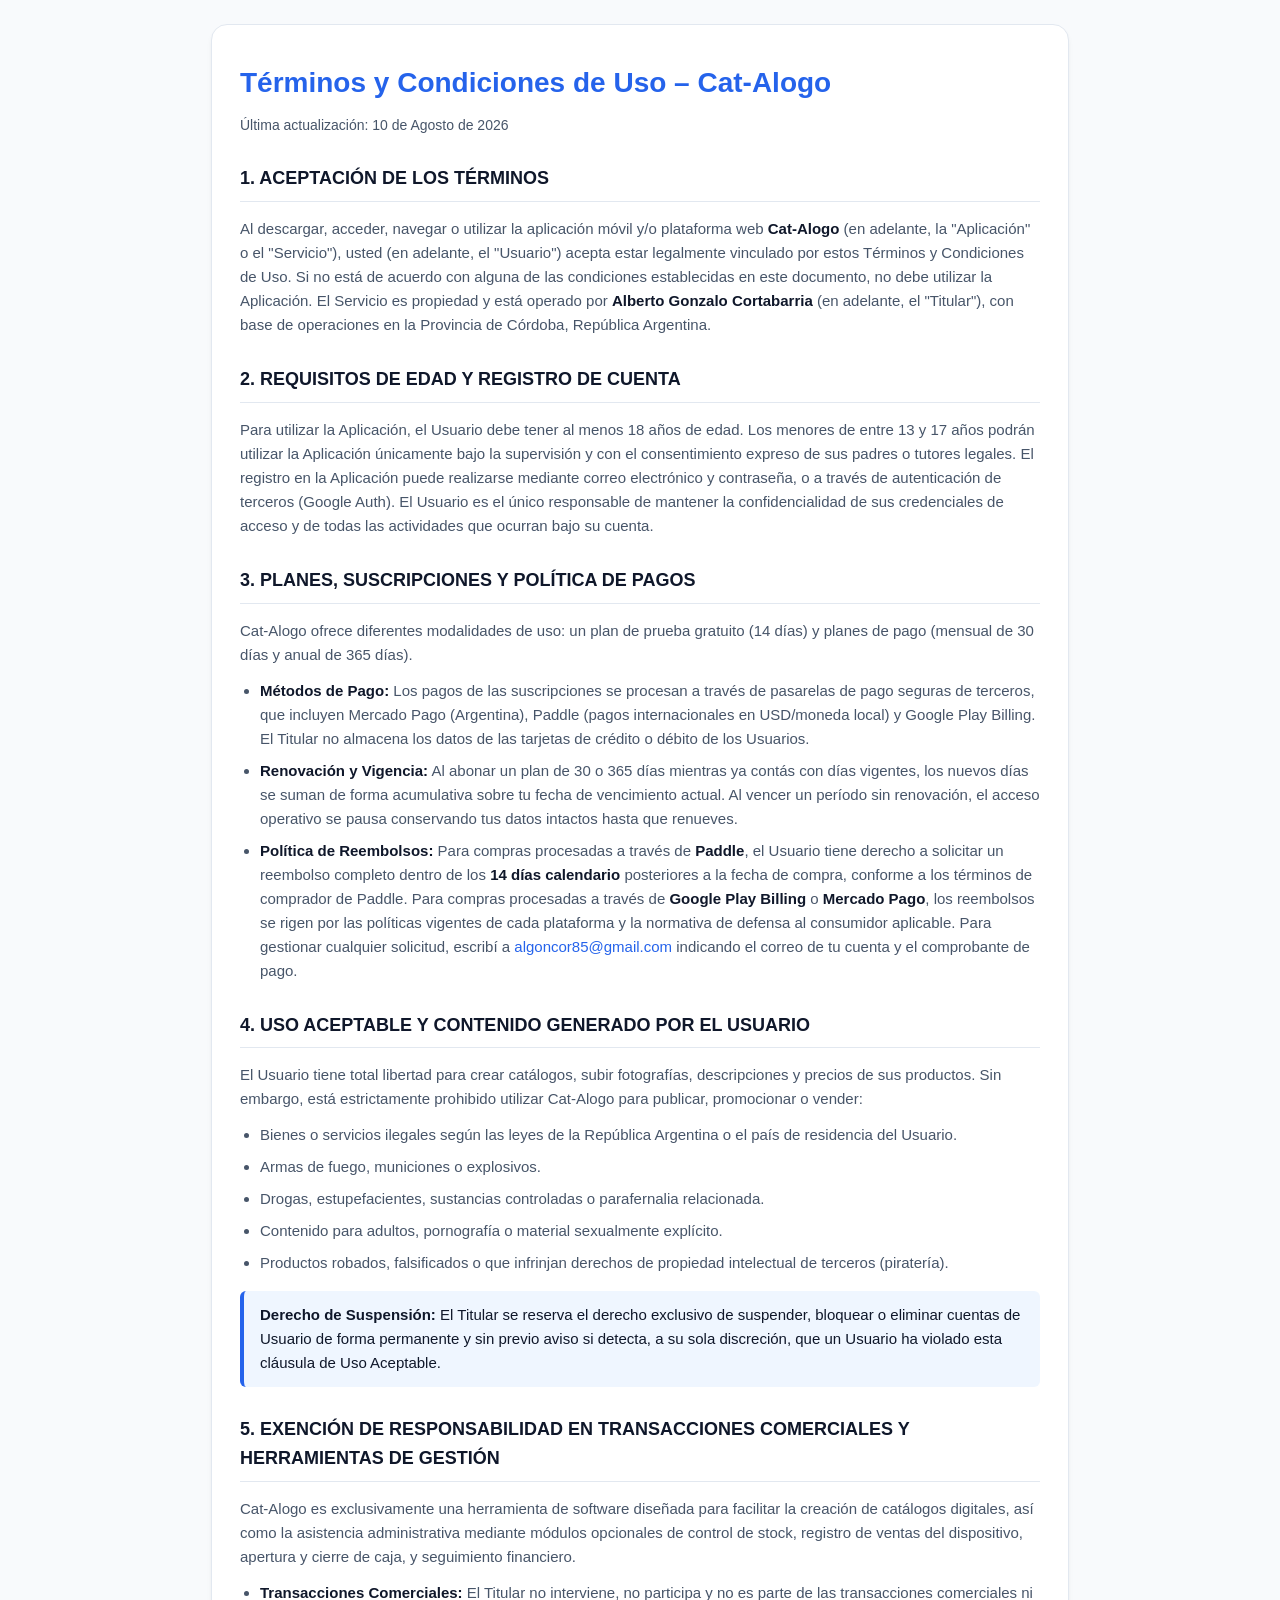
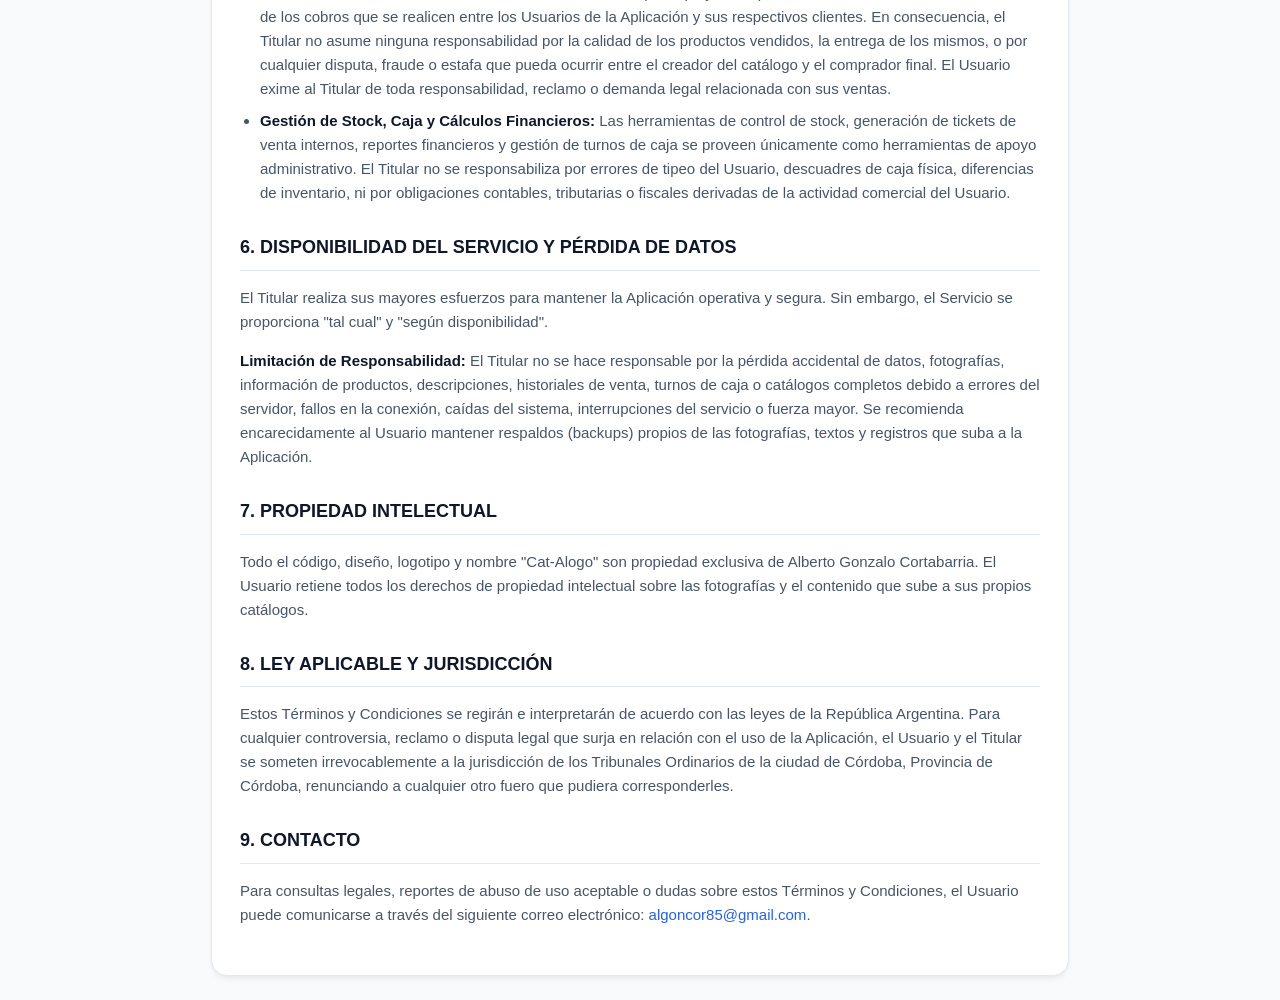
<file: terminos.html>
<!DOCTYPE html>
<html lang="es">
<head>
    <meta charset="UTF-8">
    <meta name="viewport" content="width=device-width, initial-scale=1.0">
    <title>Términos y Condiciones de Uso - Cat-Alogo</title>
    <style>
        :root {
            --bg-color: #f8fafc;
            --card-bg: #ffffff;
            --text-main: #0f172a;
            --text-muted: #475569;
            --primary-color: #2563eb;
            --border-color: #e2e8f0;
        }
        body {
            font-family: -apple-system, BlinkMacSystemFont, "Segoe UI", Roboto, Helvetica, Arial, sans-serif;
            background-color: var(--bg-color);
            color: var(--text-main);
            line-height: 1.6;
            margin: 0;
            padding: 24px 16px;
        }
        .container {
            max-width: 800px;
            margin: 0 auto;
            background-color: var(--card-bg);
            padding: 36px 28px;
            border-radius: 16px;
            box-shadow: 0 4px 6px -1px rgba(0, 0, 0, 0.05), 0 2px 4px -1px rgba(0, 0, 0, 0.03);
            border: 1px solid var(--border-color);
        }
        h1 {
            color: var(--primary-color);
            font-size: 28px;
            margin-top: 0;
            margin-bottom: 8px;
        }
        .last-update {
            color: var(--text-muted);
            font-size: 14px;
            margin-bottom: 24px;
            font-weight: 500;
        }
        h2 {
            font-size: 18px;
            color: var(--text-main);
            margin-top: 28px;
            margin-bottom: 12px;
            border-bottom: 1px solid var(--border-color);
            padding-bottom: 8px;
        }
        p, li {
            color: var(--text-muted);
            font-size: 15px;
            margin-bottom: 12px;
        }
        ul {
            padding-left: 20px;
            margin-top: 8px;
            margin-bottom: 16px;
        }
        li {
            margin-bottom: 8px;
        }
        strong {
            color: var(--text-main);
        }
        a {
            color: var(--primary-color);
            text-decoration: none;
        }
        a:hover {
            text-decoration: underline;
        }
        .important-note {
            background-color: #eff6ff;
            border-left: 4px solid var(--primary-color);
            padding: 12px 16px;
            border-radius: 6px;
            margin-top: 12px;
        }
        .important-note p {
            margin: 0;
            color: var(--text-main);
            font-weight: 500;
        }
        @media (max-width: 600px) {
            body {
                padding: 12px 8px;
            }
            .container {
                padding: 24px 18px;
            }
            h1 {
                font-size: 24px;
            }
        }
    </style>
</head>
<body>

<div class="container">
    <h1>Términos y Condiciones de Uso – Cat-Alogo</h1>
    <div class="last-update">Última actualización: 10 de Agosto de 2026</div>

    <h2>1. ACEPTACIÓN DE LOS TÉRMINOS</h2>
    <p>
        Al descargar, acceder, navegar o utilizar la aplicación móvil y/o plataforma web <strong>Cat-Alogo</strong> (en adelante, la "Aplicación" o el "Servicio"), usted (en adelante, el "Usuario") acepta estar legalmente vinculado por estos Términos y Condiciones de Uso. Si no está de acuerdo con alguna de las condiciones establecidas en este documento, no debe utilizar la Aplicación. El Servicio es propiedad y está operado por <strong>Alberto Gonzalo Cortabarria</strong> (en adelante, el "Titular"), con base de operaciones en la Provincia de Córdoba, República Argentina.
    </p>

    <h2>2. REQUISITOS DE EDAD Y REGISTRO DE CUENTA</h2>
    <p>
        Para utilizar la Aplicación, el Usuario debe tener al menos 18 años de edad. Los menores de entre 13 y 17 años podrán utilizar la Aplicación únicamente bajo la supervisión y con el consentimiento expreso de sus padres o tutores legales. El registro en la Aplicación puede realizarse mediante correo electrónico y contraseña, o a través de autenticación de terceros (Google Auth). El Usuario es el único responsable de mantener la confidencialidad de sus credenciales de acceso y de todas las actividades que ocurran bajo su cuenta.
    </p>

    <h2>3. PLANES, SUSCRIPCIONES Y POLÍTICA DE PAGOS</h2>
    <p>
        Cat-Alogo ofrece diferentes modalidades de uso: un plan de prueba gratuito (14 días) y planes de pago (mensual de 30 días y anual de 365 días).
    </p>
    <ul>
        <li><strong>Métodos de Pago:</strong> Los pagos de las suscripciones se procesan a través de pasarelas de pago seguras de terceros, que incluyen Mercado Pago (Argentina), Paddle (pagos internacionales en USD/moneda local) y Google Play Billing. El Titular no almacena los datos de las tarjetas de crédito o débito de los Usuarios.</li>
        <li><strong>Renovación y Vigencia:</strong> Al abonar un plan de 30 o 365 días mientras ya contás con días vigentes, los nuevos días se suman de forma acumulativa sobre tu fecha de vencimiento actual. Al vencer un período sin renovación, el acceso operativo se pausa conservando tus datos intactos hasta que renueves.</li>
        <li id="reembolsos"><strong>Política de Reembolsos:</strong> Para compras procesadas a través de <strong>Paddle</strong>, el Usuario tiene derecho a solicitar un reembolso completo dentro de los <strong>14 días calendario</strong> posteriores a la fecha de compra, conforme a los términos de comprador de Paddle. Para compras procesadas a través de <strong>Google Play Billing</strong> o <strong>Mercado Pago</strong>, los reembolsos se rigen por las políticas vigentes de cada plataforma y la normativa de defensa al consumidor aplicable. Para gestionar cualquier solicitud, escribí a <a href="mailto:algoncor85@gmail.com">algoncor85@gmail.com</a> indicando el correo de tu cuenta y el comprobante de pago.</li>
    </ul>

    <h2>4. USO ACEPTABLE Y CONTENIDO GENERADO POR EL USUARIO</h2>
    <p>
        El Usuario tiene total libertad para crear catálogos, subir fotografías, descripciones y precios de sus productos. Sin embargo, está estrictamente prohibido utilizar Cat-Alogo para publicar, promocionar o vender:
    </p>
    <ul>
        <li>Bienes o servicios ilegales según las leyes de la República Argentina o el país de residencia del Usuario.</li>
        <li>Armas de fuego, municiones o explosivos.</li>
        <li>Drogas, estupefacientes, sustancias controladas o parafernalia relacionada.</li>
        <li>Contenido para adultos, pornografía o material sexualmente explícito.</li>
        <li>Productos robados, falsificados o que infrinjan derechos de propiedad intelectual de terceros (piratería).</li>
    </ul>
    <div class="important-note">
        <p><strong>Derecho de Suspensión:</strong> El Titular se reserva el derecho exclusivo de suspender, bloquear o eliminar cuentas de Usuario de forma permanente y sin previo aviso si detecta, a su sola discreción, que un Usuario ha violado esta cláusula de Uso Aceptable.</p>
    </div>

    <h2>5. EXENCIÓN DE RESPONSABILIDAD EN TRANSACCIONES COMERCIALES Y HERRAMIENTAS DE GESTIÓN</h2>
    <p>
        Cat-Alogo es exclusivamente una herramienta de software diseñada para facilitar la creación de catálogos digitales, así como la asistencia administrativa mediante módulos opcionales de control de stock, registro de ventas del dispositivo, apertura y cierre de caja, y seguimiento financiero.
    </p>
    <ul>
        <li><strong>Transacciones Comerciales:</strong> El Titular no interviene, no participa y no es parte de las transacciones comerciales ni de los cobros que se realicen entre los Usuarios de la Aplicación y sus respectivos clientes. En consecuencia, el Titular no asume ninguna responsabilidad por la calidad de los productos vendidos, la entrega de los mismos, o por cualquier disputa, fraude o estafa que pueda ocurrir entre el creador del catálogo y el comprador final. El Usuario exime al Titular de toda responsabilidad, reclamo o demanda legal relacionada con sus ventas.</li>
        <li><strong>Gestión de Stock, Caja y Cálculos Financieros:</strong> Las herramientas de control de stock, generación de tickets de venta internos, reportes financieros y gestión de turnos de caja se proveen únicamente como herramientas de apoyo administrativo. El Titular no se responsabiliza por errores de tipeo del Usuario, descuadres de caja física, diferencias de inventario, ni por obligaciones contables, tributarias o fiscales derivadas de la actividad comercial del Usuario.</li>
    </ul>

    <h2>6. DISPONIBILIDAD DEL SERVICIO Y PÉRDIDA DE DATOS</h2>
    <p>
        El Titular realiza sus mayores esfuerzos para mantener la Aplicación operativa y segura. Sin embargo, el Servicio se proporciona "tal cual" y "según disponibilidad".
    </p>
    <p>
        <strong>Limitación de Responsabilidad:</strong> El Titular no se hace responsable por la pérdida accidental de datos, fotografías, información de productos, descripciones, historiales de venta, turnos de caja o catálogos completos debido a errores del servidor, fallos en la conexión, caídas del sistema, interrupciones del servicio o fuerza mayor. Se recomienda encarecidamente al Usuario mantener respaldos (backups) propios de las fotografías, textos y registros que suba a la Aplicación.
    </p>

    <h2>7. PROPIEDAD INTELECTUAL</h2>
    <p>
        Todo el código, diseño, logotipo y nombre "Cat-Alogo" son propiedad exclusiva de Alberto Gonzalo Cortabarria. El Usuario retiene todos los derechos de propiedad intelectual sobre las fotografías y el contenido que sube a sus propios catálogos.
    </p>

    <h2>8. LEY APLICABLE Y JURISDICCIÓN</h2>
    <p>
        Estos Términos y Condiciones se regirán e interpretarán de acuerdo con las leyes de la República Argentina. Para cualquier controversia, reclamo o disputa legal que surja en relación con el uso de la Aplicación, el Usuario y el Titular se someten irrevocablemente a la jurisdicción de los Tribunales Ordinarios de la ciudad de Córdoba, Provincia de Córdoba, renunciando a cualquier otro fuero que pudiera corresponderles.
    </p>

    <h2>9. CONTACTO</h2>
    <p>
        Para consultas legales, reportes de abuso de uso aceptable o dudas sobre estos Términos y Condiciones, el Usuario puede comunicarse a través del siguiente correo electrónico: <a href="mailto:algoncor85@gmail.com">algoncor85@gmail.com</a>.
    </p>

</div>

</body>
</html>
</file>
<file: style.css>
/* Variables base y Reset */
:root {
    --bg-dark: #161c24;
    --gold: hsl(38, 63%, 66%);
    --gold-muted: rgba(223, 183, 115, 0.4);
    --text-white: #f8fafc;
    --text-gray: #94a3b8;
    --card-bg: rgba(255, 255, 255, 0.03);
}

* {
    box-sizing: border-box;
    margin: 0;
    padding: 0;
}

body {
    background-color: #0d1117; /* Fondo negro alrededor del celular en PC */
    font-family: 'Plus Jakarta Sans', -apple-system, sans-serif;
    display: flex;
    justify-content: center;
    align-items: flex-start;
    min-height: 100vh;
}

/* El simulador de celular */
.app-container {
    width: 100%;
    max-width: 414px;
    min-height: 100vh;
    background-color: var(--bg-dark);
    box-shadow: 0 0 40px rgba(0,0,0,0.5);
    position: relative;
    overflow-x: hidden;
    color: var(--text-white);
}

/* Cabecera elegante */
.app-header {
    padding: 24px 20px;
    display: flex;
    align-items: center;
    justify-content: space-between;
    position: sticky;
    top: 0;
    z-index: 10;
    background: linear-gradient(180deg, var(--bg-dark) 70%, transparent);
}

.back-btn, .header-icon {
    background: none;
    border: none;
    color: var(--gold);
    cursor: pointer;
    display: flex;
    align-items: center;
    justify-content: center;
}

.app-header h1 {
    font-family: 'Playfair Display', serif;
    font-size: 20px;
    color: var(--gold);
    font-weight: 500;
    text-align: center;
    line-height: 1.2;
    letter-spacing: 0.5px;
}

.app-header h1 span {
    font-size: 16px;
    opacity: 0.9;
}

/* Contenido */
.app-content {
    padding: 10px 24px 40px 24px;
}

/* Tarjeta Principal Glassmorphism */
.intro-card {
    background: linear-gradient(145deg, rgba(255,255,255,0.08), rgba(255,255,255,0.02));
    border: 1px solid var(--gold-muted);
    border-radius: 16px;
    padding: 24px;
    margin-bottom: 40px;
    backdrop-filter: blur(10px);
    -webkit-backdrop-filter: blur(10px);
    box-shadow: 0 12px 30px rgba(223, 183, 115, 0.08); /* Resplandor dorado suave */
}

.intro-card h2 {
    font-size: 18px;
    font-weight: 600;
    margin-bottom: 12px;
    display: flex;
    align-items: center;
    gap: 10px;
    color: var(--text-white);
}

.intro-card p {
    font-size: 13px;
    line-height: 1.6;
    color: var(--text-gray);
    font-weight: 300;
}

/* Iconos Dorados */
.gold-icon {
    color: var(--gold);
    flex-shrink: 0;
}

/* Títulos de sección */
.section-title {
    font-family: 'Playfair Display', serif;
    font-size: 14px;
    font-weight: 600;
    color: var(--gold);
    text-transform: uppercase;
    letter-spacing: 1.5px;
    margin-bottom: 20px;
    text-align: center;
}
.mt-6 {
    margin-top: 48px;
}

/* Acordeones en lista minimalista */
.accordion-group {
    display: flex;
    flex-direction: column;
}

.accordion {
    width: 100%;
}

.accordion-header {
    width: 100%;
    text-align: left;
    padding: 20px 0;
    background: transparent;
    border: none;
    border-bottom: 1px solid rgba(255, 255, 255, 0.1); /* Línea divisoria muy fina */
    font-weight: 400;
    font-size: 15px;
    color: var(--text-white);
    cursor: pointer;
    display: flex;
    align-items: center;
    justify-content: space-between;
    transition: all 0.3s ease;
}

.header-left {
    display: flex;
    align-items: center;
    gap: 14px;
}

.chevron {
    color: var(--text-gray);
    transition: transform 0.3s ease;
}

.accordion-header.active .chevron {
    transform: rotate(180deg);
    color: var(--gold);
}

/* Contenido interno del acordeón */
.accordion-content {
    max-height: 0;
    overflow: hidden;
    transition: max-height 0.3s ease-out;
    /* --- SOLUCIÓN FLEXBOX --- */
    display: flex;
    flex-direction: column;
}

.accordion-content ul {
    list-style: none;
    padding: 16px 16px 24px 34px;
}

.accordion-content li {
    font-size: 13px;
    color: var(--text-gray);
    margin-bottom: 14px;
    line-height: 1.6;
    font-weight: 300;
}

.accordion-content li:last-child {
    margin-bottom: 0;
}

.accordion-content strong {
    color: var(--text-white);
    font-weight: 600;
}

/* Grid de Rubros (2 columnas) */
.rubros-grid {
    display: grid;
    grid-template-columns: 1fr 1fr;
    gap: 12px;
}

.rubro-card {
    background: var(--card-bg);
    border: 1px solid rgba(255,255,255,0.05);
    padding: 14px;
    border-radius: 8px;
    font-size: 13px;
    font-weight: 400;
    color: var(--text-white);
    display: flex;
    align-items: center;
    gap: 10px;
}

.footer-note {
    text-align: center;
    margin-top: 50px;
    font-size: 13px;
    color: var(--gold);
    font-family: 'Playfair Display', serif;
    letter-spacing: 0.5px;
}

/* Marcador para futuro video (Estilo Elegant V2) */
.video-placeholder-elegant {
    margin: 10px 16px 20px 34px;
    background: rgba(255, 255, 255, 0.02);
    border: 1px dashed var(--gold-muted);
    
    /* --- CORRECCIONES CLAVE --- */
    width: 85%; /* Ocupa el espacio disponible */
    height: auto; /* Permite que el contenedor crezca junto con el video */
    box-sizing: border-box; /* El borde y padding se calculan hacia adentro */
    padding: 16px; /* Aire interior para separar el contenido del borde punteado */

    display: flex;
    flex-direction: column;
    align-items: center;
    justify-content: center;
    gap: 12px; /* Separación entre el texto superior y el video */
    
    color: var(--gold-muted);
    font-size: 13px;
    font-weight: 400;
    font-family: 'Playfair Display', serif;
    letter-spacing: 0.5px;
    transition: all 0.3s ease;
    border-radius: 12px;
}

/* Forzar al video de YouTube a adaptarse a los bordes de la caja elegant */
.video-placeholder-elegant iframe {
    width: 100%; /* Obliga al video a respetar el máximo del contenedor[cite: 1] */
    aspect-ratio: 16 / 9; /* Mantiene la relación de aspecto original de YouTube[cite: 1] */
    height: 100%; /* La altura se calcula sola basándose en el aspect-ratio */
    border: none;
    border-radius: 8px; /* Un ligero redondeo para mantener la estética elegante */
}

/* Pequeño efecto al pasar el mouse por encima de la caja del video */
.video-placeholder-elegant:hover {
    background: rgba(255, 255, 255, 0.05);
    border-color: var(--gold);
    color: var(--gold);
    cursor: pointer;
}

/* --- ESTADO NORMAL (Imagen pequeña en la página) --- */
.accordion-image-Venta {
    width: 100%;
    display: flex;
    justify-content: center; /* Centra la imagen */
}

.example-image {
    max-width: 100%; /* La imagen se adapta como máximo al 100% de su contenedor[cite: 1] */
    height: auto; /* Mantiene su proporción[cite: 1] */
    cursor: pointer;
}

/* --- ESTADO ZOOM (Contenedor pantalla completa) --- */
.lightbox-pantalla {
    position: fixed; /* Lo fijamos a la ventana del dispositivo[cite: 1] */
    top: 0;
    left: 0;
    width: 100vw; /* Ocupa todo el ancho de la pantalla[cite: 1] */
    height: 100vh; /* Ocupa todo el alto de la pantalla[cite: 1] */
    background-color: rgba(0, 0, 0, 0.95);
    z-index: 9999;
    
    /* Esta propiedad es la magia: permite hacer scroll (deslizar con el celular) 
       si la imagen de adentro es más grande que la pantalla[cite: 1] */
    overflow: auto; 
    
    display: none; /* Oculto por defecto */
}

/* Activa el lightbox[cite: 5] */
.lightbox-pantalla.activo {
    display: block; 
}

/* Imagen dentro del zoom */
.lightbox-image {
    max-width: none; /* Evitamos que CSS la reduzca al ancho de la pantalla[cite: 1] */
    display: block;
    margin: auto; /* La centra por defecto si su 50% resulta ser menor que la pantalla[cite: 1] */
    cursor: pointer;
}
</file>
